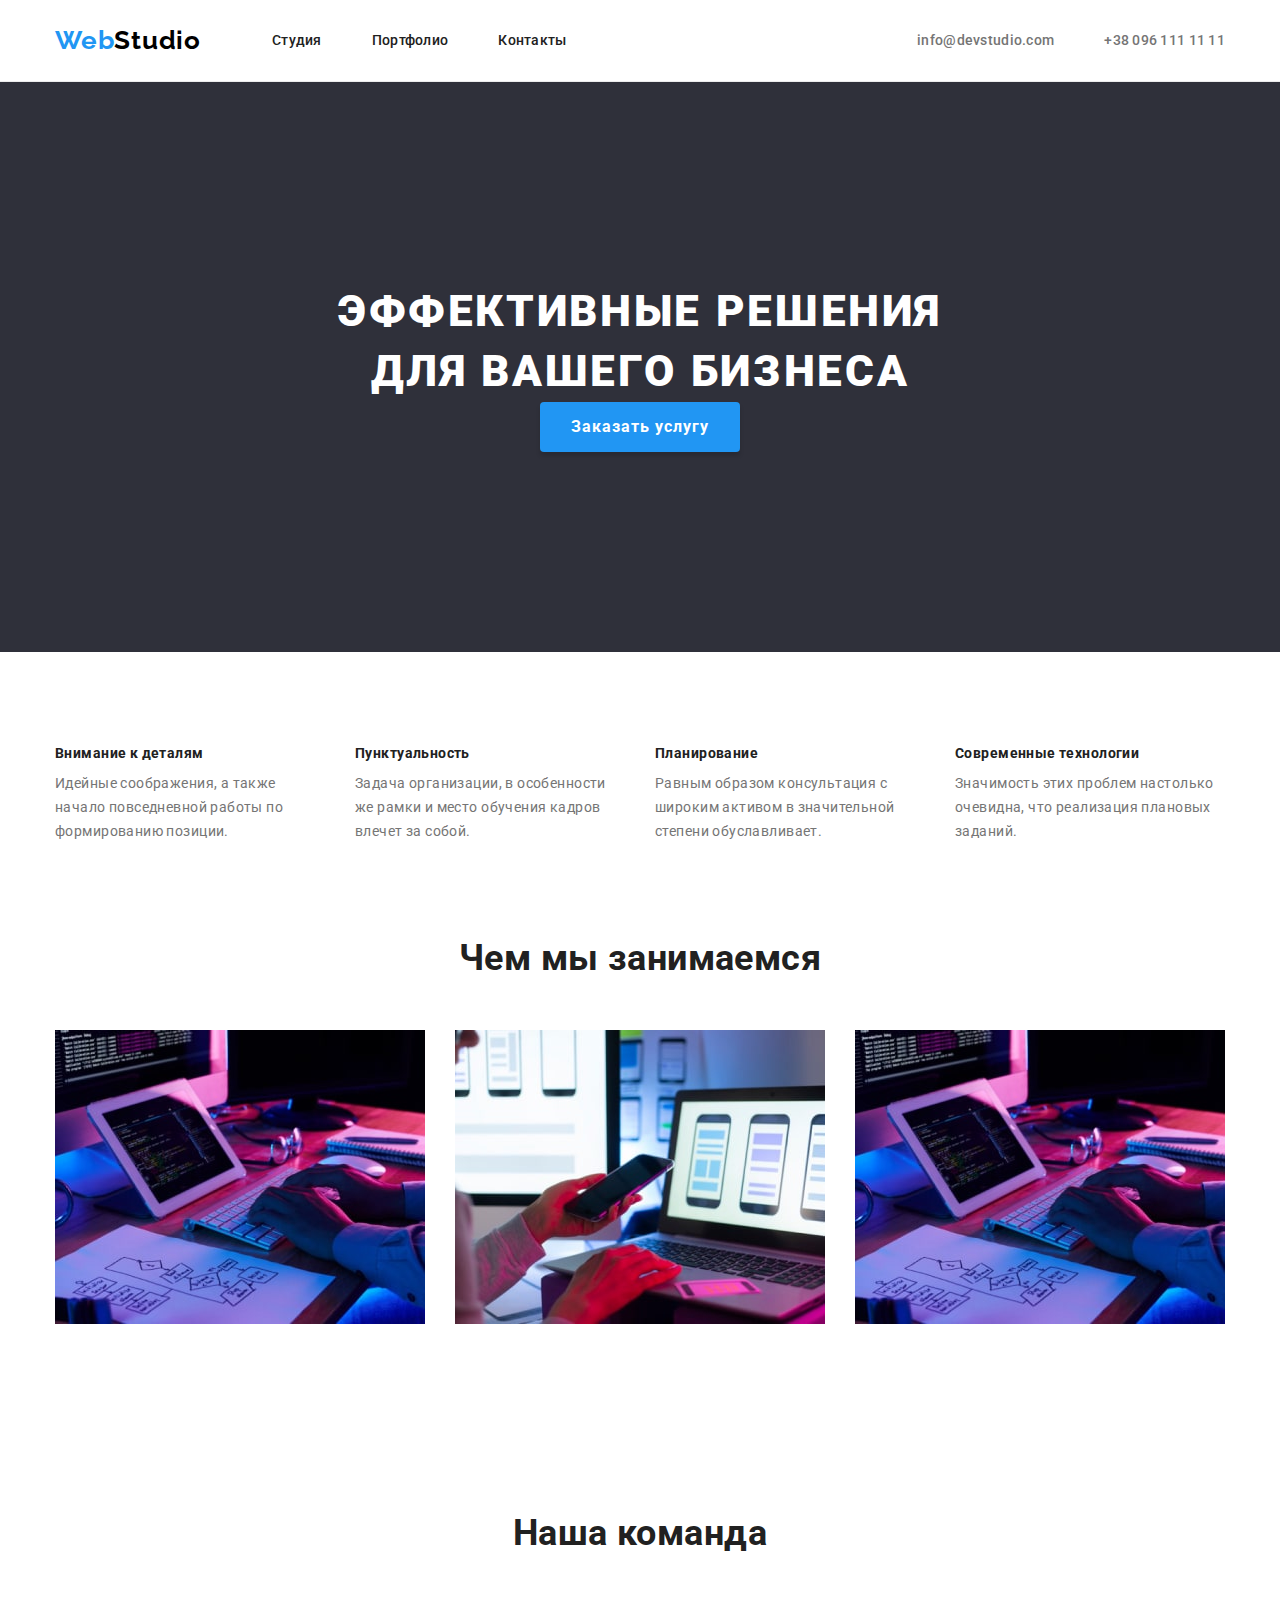
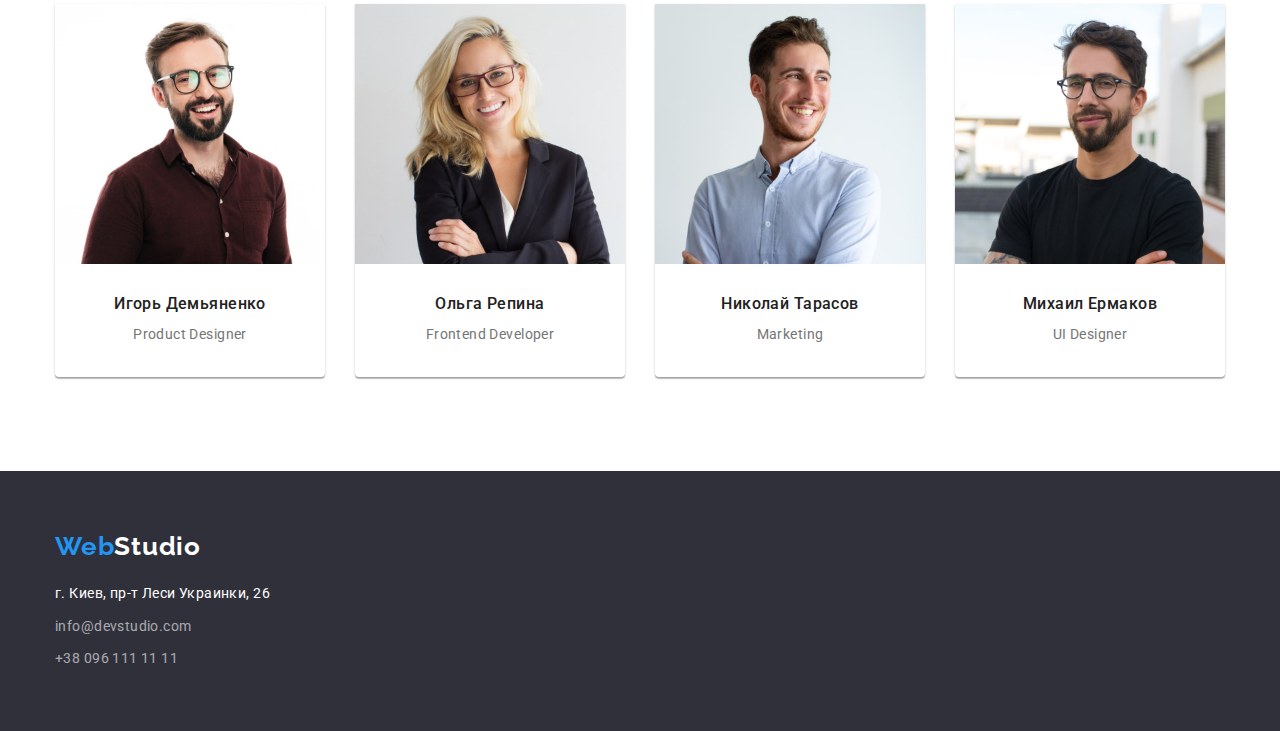
<file: index.html>
<!DOCTYPE html>
<html lang="ru">
  <head>
    <meta charset="UTF-8" />
    <meta http-equiv="X-UA-Compatible" content="IE=edge" />
    <meta name="viewport" content="width=device-width, initial-scale=1.0" />
    <title>WebStudio</title>
    <link href="https://fonts.googleapis.com/css2?family=Raleway:wght@700&family=Roboto:wght@400;500;700;900&display=swap" rel="stylesheet" />
    <link rel="stylesheet" href="https://cdnjs.cloudflare.com/ajax/libs/modern-normalize/0.6.0/modern-normalize.min.css" />
    <link rel="stylesheet" href="./css/styles.css" />
  </head>
  <body>
    <header class="page-header">
      <div class="header-container container">
        <nav class="nav-container">
          <a href="./index.html" class="logo link">Web<span class="studio-header link">Studio</span> </a>
          <ul class="nav-list list">
            <li class="item"><a href="#" class="nav-link link">Студия</a></li>
            <li class="item"><a href="./portfolio.html" class="nav-link link">Портфолио</a></li>
            <li class="item"><a href="#" class="nav-link link">Контакты</a></li>
          </ul>
        </nav>
        <ul class="address-list list">
          <li class="item"><a href="mailto:info@devstudio.com" class="address-link link">info@devstudio.com</a></li>
          <li class="item"><a href="tel:+380961111111" class="address-link link">+38 096 111 11 11</a></li>
        </ul>
      </div>
    </header>

    <main>
      <!-- Герой -->
      <section class="hero-section">
        <div class="container">
          <h1 class="hero-title">Эффективные решения для вашего бизнеса</h1>
          <button type="button" class="hero-button">Заказать услугу</button>
        </div>
      </section>
      <!-- Преимущества -->
      <section class="preference-section">
        <div class="container">
          <h2 class="section-title visually-hidden">Наши преимущества</h2>
          <ul class="flex-list list">
            <li class="preference-item">
              <h3 class="preference-title">Внимание к деталям</h3>
              <p class="preference-text">Идейные соображения, а также начало повседневной работы по формированию позиции.</p>
            </li>
            <li class="preference-item">
              <h3 class="preference-title">Пунктуальность</h3>
              <p class="preference-text">Задача организации, в особенности же рамки и место обучения кадров влечет за собой.</p>
            </li>
            <li class="preference-item">
              <h3 class="preference-title">Планирование</h3>
              <p class="preference-text">Равным образом консультация с широким активом в значительной степени обуславливает.</p>
            </li>
            <li class="preference-item">
              <h3 class="preference-title">Современные технологии</h3>
              <p class="preference-text">Значимость этих проблем настолько очевидна, что реализация плановых заданий.</p>
            </li>
          </ul>
        </div>
      </section>
      <!-- Занимаемся -->
      <section class="section">
        <div class="container">
          <h2 class="section-title">Чем мы занимаемся</h2>
          <ul class="flex-list list">
            <li class="work-item">
              <img src="./images/box1.jpg" alt="Программирование" width="370" />
            </li>
            <li class="work-item">
              <img src="./images/box2.jpg" alt="для смартфонов" width="370" />
            </li>
            <li class="work-item">
              <img src="./images/box3.jpg" alt="Веб-дизайн" width="370" />
            </li>
          </ul>
        </div>
      </section>
      <!-- Команда -->
      <section class="section">
        <div class="container">
          <h2 class="section-title">Наша команда</h2>
          <ul class="flex-list list">
            <li class="person-item">
              <img src="./images/photo1.jpg" alt="фото Игорь Демьяненко" width="270" />
              <h3 class="person-title">Игорь Демьяненко</h3>
              <p class="person-text">Product Designer</p>
            </li>
            <li class="person-item">
              <img src="./images/photo2.jpg" alt="фото Ольга Репина" width="270" />
              <h3 class="person-title">Ольга Репина</h3>
              <p class="person-text">Frontend Developer</p>
            </li>
            <li class="person-item">
              <img src="./images/photo3.jpg" alt="фото Николай Тарасов" width="270" />
              <h3 class="person-title">Николай Тарасов</h3>
              <p class="person-text">Marketing</p>
            </li>
            <li class="person-item">
              <img src="./images/photo4.jpg" alt="фото Михаил Ермаков" width="270" />
              <h3 class="person-title">Михаил Ермаков</h3>
              <p class="person-text">UI Designer</p>
            </li>
          </ul>
        </div>
      </section>
    </main>

    <footer class="page-footer section">
      <div class="container">
        <a href="./index.html" class="logo link"> Web<span class="studio-footer link">Studio</span> </a>
        <address>
          <ul class="footer-list list">
            <li class="item">
              <a
                href="https://www.google.com/maps/place/Lesi+Ukrainky+Blvd,+26,+Kyiv,+02000/@50.4265807,30.5361971,17z/data=!3m1!4b1!4m5!3m4!1s0x40d4cf0e033ecbe9:0x57a4dffefec77da0!8m2!3d50.4265807!4d30.5383858"
                target="_blank"
                rel="noopener noreferrer nofollow"
                class="addr-link link"
                >г. Киев, пр-т Леси Украинки, 26
              </a>
            </li>
            <li class="item"><a href="mailto:info@devstudio.com" class="mail-link link">info@devstudio.com</a></li>
            <li class="item"><a href="tel:+380961111111" class="tel-link link">+38 096 111 11 11</a></li>
          </ul>
        </address>
      </div>
    </footer>
  </body>
</html>
</file>
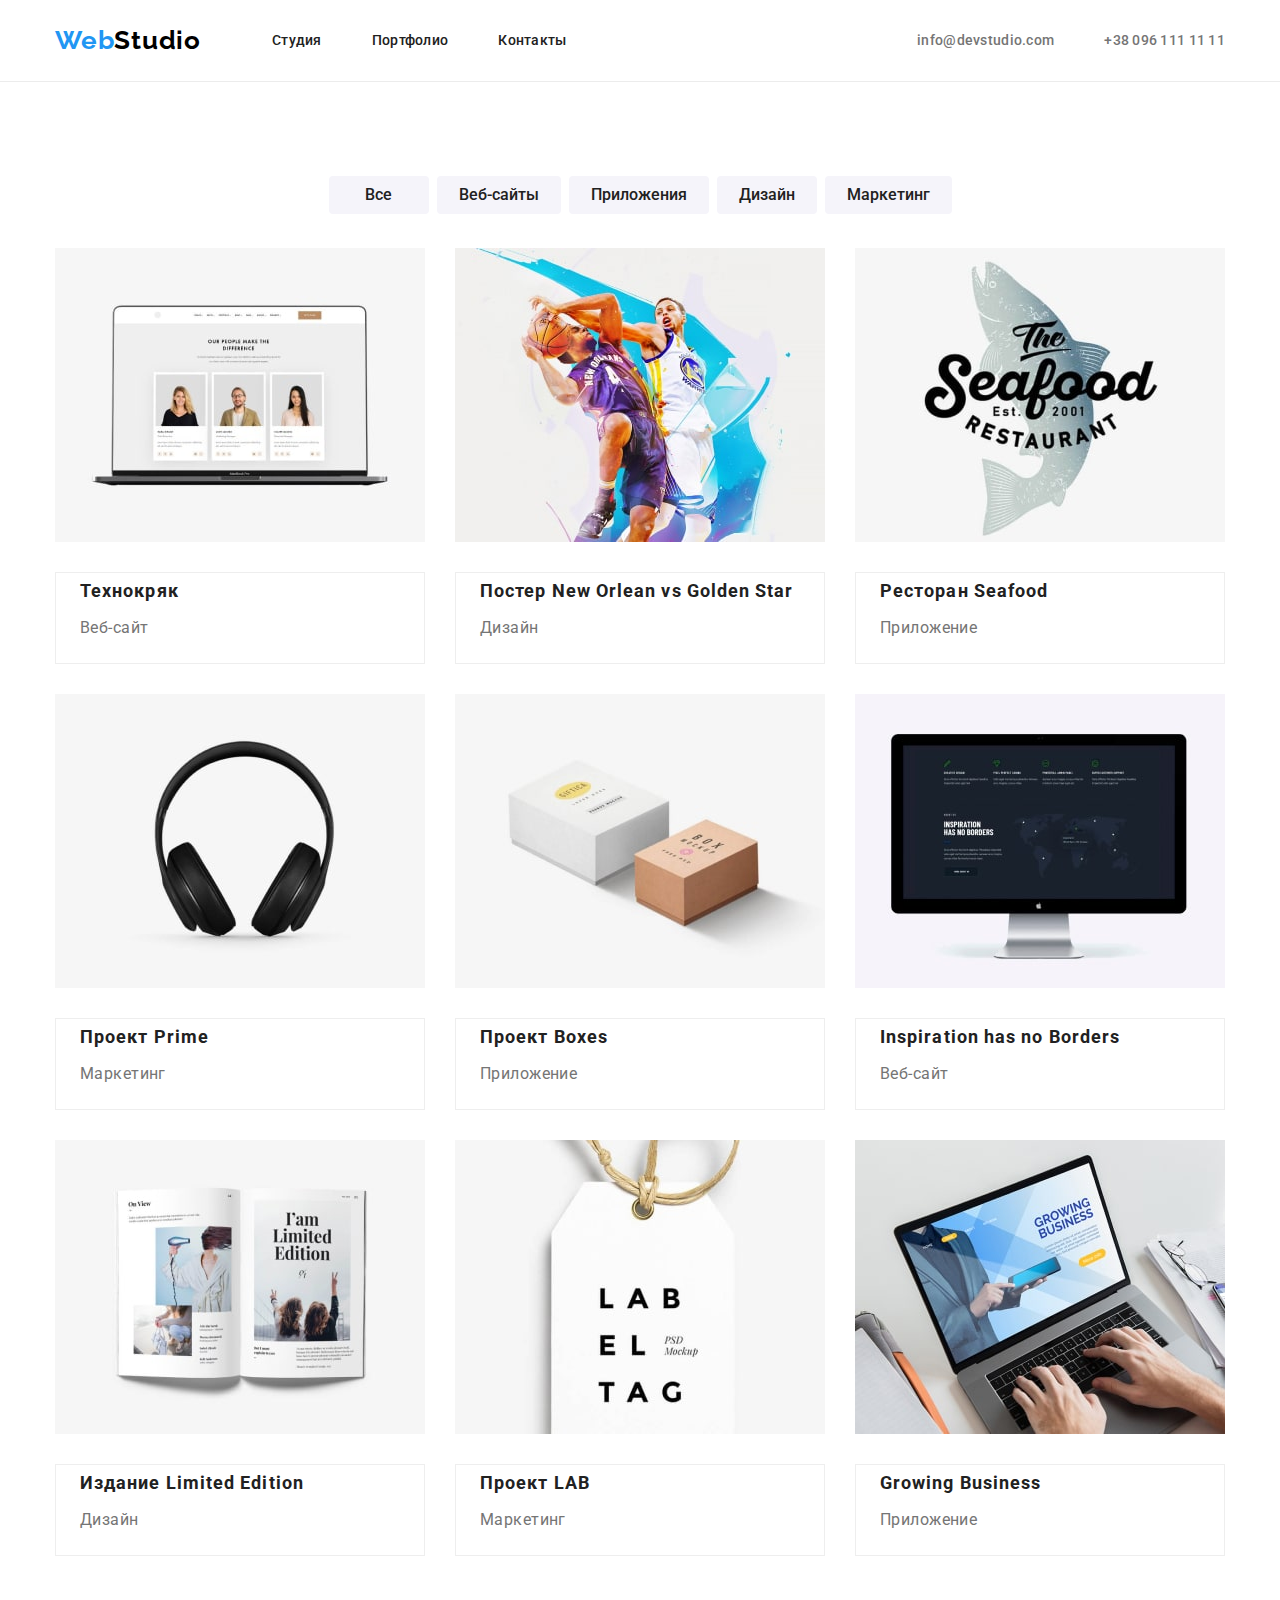
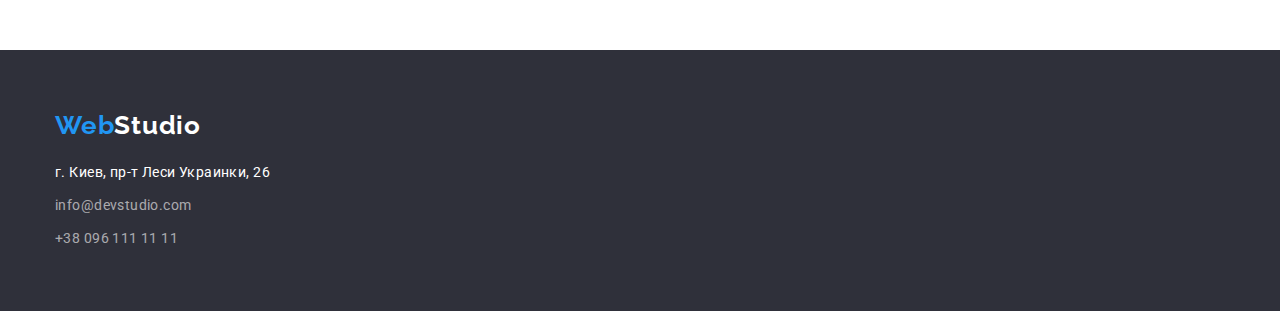
<file: portfolio.html>
<!DOCTYPE html>
<html lang="ru">
  <head>
    <meta charset="UTF-8" />
    <meta http-equiv="X-UA-Compatible" content="IE=edge" />
    <meta name="viewport" content="width=device-width, initial-scale=1.0" />
    <title>WebStudio portflio</title>
    <link href="https://fonts.googleapis.com/css2?family=Raleway:wght@700&family=Roboto:wght@400;500;700;900&display=swap" rel="stylesheet" />
    <link rel="stylesheet" href="https://cdnjs.cloudflare.com/ajax/libs/modern-normalize/0.6.0/modern-normalize.min.css" />
    <link rel="stylesheet" href="./css/styles.css" />
  </head>
  <body>
    <header class="page-header">
      <div class="header-container container">
        <nav class="nav-container">
          <a href="./index.html" class="logo link">Web<span class="studio-header link">Studio</span> </a>
          <ul class="nav-list list">
            <li class="item"><a href="./index.html" class="nav-link link">Студия</a></li>
            <li class="item"><a href="#" class="nav-link link">Портфолио</a></li>
            <li class="item"><a href="#" class="nav-link link">Контакты</a></li>
          </ul>
        </nav>
        <ul class="address-list list">
          <li class="item"><a href="mailto:info@devstudio.com" class="address-link link">info@devstudio.com</a></li>
          <li class="item"><a href="tel:+380961111111" class="address-link link">+38 096 111 11 11</a></li>
        </ul>
      </div>
    </header>

    <main>
      <!-- Портфолио -->
      <section class="section">
        <div class="container">
          <h1 class="visually-hidden">Проекты</h1>
          <!-- Фильтр -->
          <ul class="filter-list list">
            <li class="filter-item"><button type="button" class="button-item">Все</button></li>
            <li class="filter-item"><button type="button" class="button-item">Веб-сайты</button></li>
            <li class="filter-item"><button type="button" class="button-item">Приложения</button></li>
            <li class="filter-item"><button type="button" class="button-item">Дизайн</button></li>
            <li class="filter-item"><button type="button" class="button-item">Маркетинг</button></li>
          </ul>
          <ul class="portfolio-list flex-list list">
            <li class="portfolio-item">
              <img src="./images/portfolio1.jpg" alt="Технокряк" width="370" />
              <div class="card-text">
                <h2 class="portfolio-title">Технокряк</h2>
                <p class="portfolio-text">Веб-сайт</p>
              </div>
            </li>
            <li class="portfolio-item">
              <img src="./images/portfolio2.jpg" alt="Постер New Orlean vs Golden Star" width="370" />
              <div class="card-text">
                <h2 class="portfolio-title">Постер New Orlean vs Golden Star</h2>
                <p class="portfolio-text">Дизайн</p>
              </div>
            </li>
            <li class="portfolio-item">
              <img src="./images/portfolio3.jpg" alt="Ресторан Seafood" width="370" />
              <div class="card-text">
                <h2 class="portfolio-title">Ресторан Seafood</h2>
                <p class="portfolio-text">Приложение</p>
              </div>
            </li>
            <li class="portfolio-item">
              <img src="./images/portfolio4.jpg" alt="Проект Prime" width="370" />
              <div class="card-text">
                <h2 class="portfolio-title">Проект Prime</h2>
                <p class="portfolio-text">Маркетинг</p>
              </div>
            </li>
            <li class="portfolio-item">
              <img src="./images/portfolio5.jpg" alt="Проект Boxes" width="370" />
              <div class="card-text">
                <h2 class="portfolio-title">Проект Boxes</h2>
                <p class="portfolio-text">Приложение</p>
              </div>
            </li>
            <li class="portfolio-item">
              <img src="./images/portfolio6.jpg" alt="Inspiration has no Borders" width="370" />
              <div class="card-text">
                <h2 class="portfolio-title">Inspiration has no Borders</h2>
                <p class="portfolio-text">Веб-сайт</p>
              </div>
            </li>
            <li class="portfolio-item">
              <img src="./images/portfolio7.jpg" alt="Издание Limited Edition" width="370" />
              <div class="card-text">
                <h2 class="portfolio-title">Издание Limited Edition</h2>
                <p class="portfolio-text">Дизайн</p>
              </div>
            </li>
            <li class="portfolio-item">
              <img src="./images/portfolio8.jpg" alt="Проект LAB" width="370" />
              <div class="card-text">
                <h2 class="portfolio-title">Проект LAB</h2>
                <p class="portfolio-text">Маркетинг</p>
              </div>
            </li>
            <li class="portfolio-item">
              <img src="./images/portfolio9.jpg" alt="Growing Business" width="370" />
              <div class="card-text">
                <h2 class="portfolio-title">Growing Business</h2>
                <p class="portfolio-text">Приложение</p>
              </div>
            </li>
          </ul>
        </div>
      </section>
    </main>

    <footer class="page-footer section">
      <div class="container">
        <a href="./index.html" class="logo link"> Web<span class="studio-footer link">Studio</span> </a>
        <address>
          <ul class="footer-list list">
            <li class="item">
              <a
                href="https://www.google.com/maps/place/Lesi+Ukrainky+Blvd,+26,+Kyiv,+02000/@50.4265807,30.5361971,17z/data=!3m1!4b1!4m5!3m4!1s0x40d4cf0e033ecbe9:0x57a4dffefec77da0!8m2!3d50.4265807!4d30.5383858"
                target="_blank"
                rel="noopener noreferrer nofollow"
                class="addr-link link"
                >г. Киев, пр-т Леси Украинки, 26
              </a>
            </li>
            <li class="item"><a href="mailto:info@devstudio.com" class="mail-link link">info@devstudio.com</a></li>
            <li class="item"><a href="tel:+380961111111" class="tel-link link">+38 096 111 11 11</a></li>
          </ul>
        </address>
      </div>
    </footer>
  </body>
</html>
</file>
<file: css/styles.css>
:root {
  /* page width */
  --page-width: 1200px;
  /* page padding */
  --page-padding: 15px;
  /* navigation margin */
  --nav-margin: 50px;
  /* button margin */
  --button-margin: 8px;
  /* section padding */
  --section-padding: 94px;
  /* section title margin */
  --section-title-margin: 50px;
  /* item margin */
  --item-margin: 30px;

  /* primary color white */
  --primary-color: #ffffff;
  /* secondary color blue */
  --secondary-color: #2196f3;
  /* header color black */
  --header-color: #212121;
  /* text color black */
  --text-color: #757575;

  /* hero background color */
  --hero-bg-color: #2f303a;
  /* button background color */
  --button-bg-color: #f5f4fa;
  /* futer background color */
  --footer-bg-color: #2f303a;
  /* Studio color */
  --studio-color: #000000;
  /* mail-link color */
  --mail-link-color: rgba(255, 255, 255, 0.6);
}
/* 
}
html {
  box-sizing: border-box;
}
*,
*::before,
*::after {
  box-sizing: inherit;
}
*/
body {
  font-family: 'Roboto', sans-serif;
  font-style: normal;
  font-weight: 400;
  font-size: 14px;
  line-height: 1.71;
  letter-spacing: 0.03em;

  color: var(--text-color);
  background-color: var(--primary-color);
}
p {
  margin: 0;
}
img {
  display: block;
  max-width: 100%;
}

address {
  font-style: normal;
}
.visually-hidden {
  position: absolute;
  width: 1px;
  height: 1px;
  margin: -1px;
  border: 0;
  padding: 0;
  white-space: nowrap;
  clip-path: inset(var(--page-width));
  clip: rect(0 0 0 0);
  overflow: hidden;
}
.link {
  text-decoration: none;
}
.list {
  padding: 0;
  margin: 0;
  list-style: none;
}
.section {
  padding: var(--section-padding) 0;
}
.preference-section {
  padding: var(--section-padding) 0 0 0;
}
.container {
  width: var(--page-width);
  margin: 0 auto;
  padding: 0 var(--page-padding);
}
.logo {
  display: inline-block;
  font-family: 'Raleway';
  font-style: normal;
  font-weight: 700;
  font-size: 26px;
  line-height: 1.19;
  letter-spacing: 0.03em;
  color: var(--secondary-color);
}
.studio-header {
  color: var(--studio-color);
}
/* page header */
.page-header {
  padding: 25px 0;
  border-bottom: 1px solid #ececec;
}
.header-container {
  justify-content: space-between;
}
.header-container,
.nav-container {
  display: flex;
  align-items: center;
}
.page-header .logo {
  margin-right: 71px;
}
.nav-list,
.address-list {
  display: flex;
}
.nav-list .item:not(:last-child),
.address-list .item:not(:last-child) {
  margin-right: var(--nav-margin);
}

.nav-link,
.address-link {
  /* display: block; */
  font-weight: 500;
  letter-spacing: 0.02em;
}
.nav-link {
  line-height: 1.43;
  color: var(--header-color);
}
.address-link {
  line-height: 1.14;
  color: inherit var(--text-color);
}
.nav-link:hover,
.nav-link:focus,
.address-link:hover,
.address-link:focus {
  color: var(--secondary-color);
}
.hero-section {
  padding-top: 200px;
  padding-bottom: 200px;
  text-align: center;
  background-color: var(--hero-bg-color);
}
.hero-title {
  margin-bottom: var(--item-margin);
  font-weight: 900;
  font-size: 44px;
  line-height: 1.36;
  letter-spacing: 0.06em;
  text-transform: uppercase;
  color: var(--primary-color);
  width: 696px;
  margin: 0 auto;
}
.hero-button {
  display: block;
  min-width: 200px;
  margin: 0 auto;
  padding: 10px;

  font-family: inherit;
  font-weight: 700;
  font-size: 16px;
  line-height: 1.88;
  letter-spacing: 0.06em;

  color: var(--primary-color);
  background-color: var(--secondary-color);
  border: none;
  border-radius: 4px;
  box-shadow: 0px 4px 4px rgba(0, 0, 0, 0.15);
  cursor: pointer;
}
.flex-list {
  display: flex;
  justify-content: space-between;
}
.section-title {
  margin: 0 0 var(--section-title-margin);
  font-weight: 700;
  font-size: 36px;
  line-height: 1.17;
  text-align: center;
  color: var(--header-color);
}
.person-item img,
.portfolio-item img {
  margin-bottom: var(--item-margin);
}
/* 4 items in line */
.preference-item,
.person-item {
  flex-basis: calc(var(--page-width) / 4 - var(--item-margin));
}
/* 3 items in line */
.work-item,
.portfolio-item {
  flex-basis: calc(var(--page-width) / 3 - var(--item-margin));
}
.person-item {
  padding-bottom: var(--item-margin);
  box-shadow: 0px 1px 3px rgba(0, 0, 0, 0.12), 0px 1px 1px rgba(0, 0, 0, 0.14), 0px 2px 1px rgba(0, 0, 0, 0.2);
  border-radius: 0px 0px 4px 4px;
  text-align: center;
  background: var(--primary-color);
}
.preference-title,
.person-title {
  margin: 0 0 10px;
  color: var(--header-color);
}
.preference-title {
  font-weight: 700;
  font-size: 14px;
  line-height: 1.14;
}
.person-title {
  font-weight: 500;
  font-size: 16px;
  line-height: 1.19;
}
.page-footer {
  padding-top: 60px;
  padding-bottom: 60px;
  color: var(--primary-color);
  background-color: var(--footer-bg-color);
}
.page-footer .logo {
  margin-bottom: 20px;
}
.studio-footer {
  color: var(--primary-color);
}
.footer-list .item:not(:last-child) {
  margin-bottom: 9px;
}
.addr-link {
  color: var(--primary-color);
}
.mail-link,
.tel-link {
  color: var(--mail-link-color);
}

/* Портфолио */
.filter-list {
  display: flex;
  margin-bottom: 34px;
  justify-content: center;
}
.filter-item:not(:last-child) {
  margin-right: var(--button-margin);
}
.button-item {
  display: block;
  padding: 6px 22px;
  min-width: 100px;
  font-family: inherit;
  font-weight: 500;
  font-size: 16px;
  line-height: 1.62;
  color: var(--header-color);
  background-color: var(--button-bg-color);
  border: none;
  border-radius: 4px;
  cursor: pointer;
}
.button-item:hover,
.button-item:focus {
  color: var(--primary-color);
  background-color: var(--secondary-color);
}
.portfolio-list {
  flex-wrap: wrap;
}
.portfolio-list .portfolio-item:not(:nth-last-child(-n + 3)) {
  margin-bottom: var(--item-margin);
}
.portfolio-title {
  margin: 0 0 4px;
  font-weight: 700;
  font-size: 18px;
  line-height: 2;
  letter-spacing: 0.06em;
  color: var(--header-color);
}
.portfolio-item .card-text {
  padding-left: 24px;
  padding-bottom: 20px;
  background: var(--primary-color);
  border: 1px solid #eeeeee;
}
.portfolio-text {
  margin: 0;
  font-size: 16px;
  line-height: 1.88;
}
</file>
